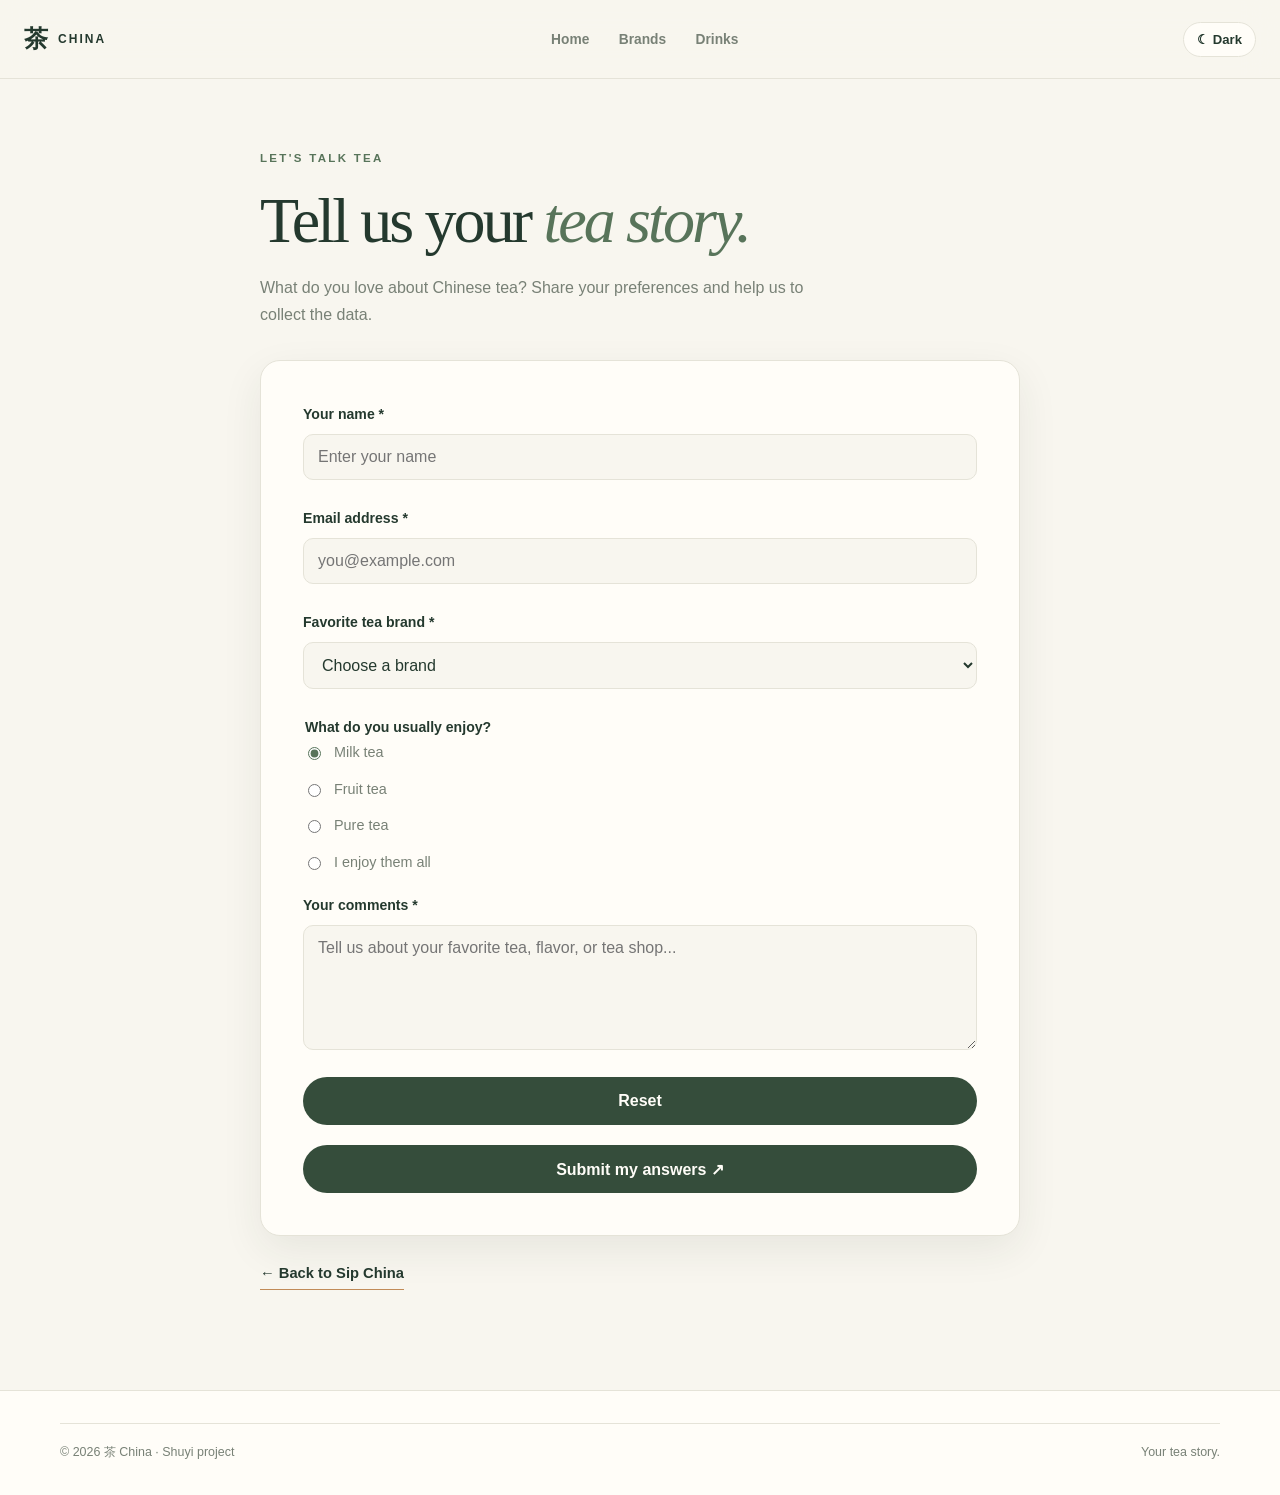
<file: form.html>
<!DOCTYPE html>
<html lang="en">
<head>
    <meta charset="UTF-8">
    <meta name="viewport" content="width=device-width, initial-scale=1.0">
    <meta name="description" content="Share your Chinese tea preferences.">
    <title>China Tea Survey</title>
    <link rel="stylesheet" href="style.css">
    <script src="script.js" defer></script>
</head>

<body class="form-page">
    <header class="site-header">
        <nav class="navbar" aria-label="Main navigation">
            <a class="logo" href="china-tea.html">茶 <span>CHINA</span></a>

            <ul class="nav-links">
                <li><a href="china-tea.html#home">Home</a></li>
                <li><a href="china-tea.html#brands">Brands</a></li>
                <li><a href="china-tea.html#drinks">Drinks</a></li>
            </ul>

            <button id="themeButton" class="theme-button" type="button">
                ☾ Dark
            </button>
        </nav>
    </header>

    <main class="form-main">
        <div class="form-intro">
            <p class="eyebrow">LET'S TALK TEA</p>
            <h1>Tell us your <span>tea story.</span></h1>
            <p>
                What do you love about Chinese tea? Share your preferences
                and help us to collect the data.
            </p>
        </div>

        <form id="teaSurveyForm" class="tea-form" novalidate>
            <div class="form-field">
                <label for="name">Your name *</label>
                <input
                    type="text"
                    id="name"
                    name="name"
                    autocomplete="name"
                    maxlength="80"
                    required
                    aria-describedby="nameError"
                    placeholder="Enter your name">
                <p class="field-error" id="nameError"></p>
            </div>

            <div class="form-field">
                <label for="email">Email address *</label>
                <input
                    type="email"
                    id="email"
                    name="email"
                    autocomplete="email"
                    required
                    aria-describedby="emailError"
                    placeholder="you@example.com">
                <p class="field-error" id="emailError"></p>
            </div>

            <div class="form-field">
                <label for="favoriteBrand">Favorite tea brand *</label>
                <select id="favoriteBrand" name="favoriteBrand" required
                        aria-describedby="brandError">
                    <option value="">Choose a brand</option>
                    <option value="ama">阿嬷手作 AMA</option>
                    <option value="heytea">喜茶 HEYTEA</option>
                    <option value="chabaidao">茶百道 CHAPANDA</option>
                    <option value="chayan">茶颜悦色 BEAUTEA</option>
                    <option value="chagee">霸王茶姬 CHAGEE</option>
					<option value="mixue">蜜雪冰城 MIXUE</option>
                    <option value="other">Other / Still exploring</option>
                </select>
                <p class="field-error" id="brandError"></p>
            </div>

            <fieldset class="form-fieldset">
                <legend class="form-legend">What do you usually enjoy?</legend>

                <label class="radio-option">
                    <input type="radio" name="teaType" value="milk-tea" checked>
                    Milk tea
                </label>

                <label class="radio-option">
                    <input type="radio" name="teaType" value="fruit-tea">
                    Fruit tea
                </label>

                <label class="radio-option">
                    <input type="radio" name="teaType" value="pure-tea">
                    Pure tea
                </label>

                <label class="radio-option">
                    <input type="radio" name="teaType" value="all">
                    I enjoy them all
                </label>
            </fieldset>

            <div class="form-field">
                <label for="comment">Your comments *</label>
                <textarea
                    id="comment"
                    name="comment"
                    maxlength="1000"
                    required
                    aria-describedby="commentError"
                    placeholder="Tell us about your favorite tea, flavor, or tea shop..."></textarea>
                <p class="field-error" id="commentError"></p>
            </div>
			
			<button class="button button-primary" type="reset">
                Reset
            </button>
			
            <button class="button button-primary" type="submit">
                Submit my answers ↗
            </button>

            <div id="formStatus" class="form-status"
                 role="status" aria-live="polite" hidden></div>
        </form>

        <a class="text-link form-back" href="china-tea.html">
            ← Back to Sip China
        </a>
    </main>

    <footer class="site-footer">
        <div class="footer-bottom">
            <p>© 2026 茶 China · Shuyi project</p>
            <p>Your tea story.</p>
        </div>
    </footer>
</body>
</html>
</file>
<file: style.css>
:root {
    color-scheme: light;
    --bg: #f8f6ef;
    --surface: #fffdf8;
    --surface-soft: #efeee3;
    --text: #24392e;
    --muted: #788176;
    --green: #58745a;
    --green-dark: #354d3b;
    --accent: #c18b58;
    --border: #e5e3d8;
    --shadow: 0 14px 40px rgba(38, 55, 42, 0.08);
    --radius: 20px;
    --header-bg: rgba(248, 246, 239, 0.94);
}

body.dark-mode {
    color-scheme: dark;
    --bg: #19241d;
    --surface: #223128;
    --surface-soft: #2b3a30;
    --text: #f2f0e7;
    --muted: #b2b9ae;
    --green: #a8c3a5;
    --green-dark: #d2e0cb;
    --accent: #d7a877;
    --border: #3a493e;
    --shadow: 0 14px 40px rgba(0, 0, 0, 0.16);
    --header-bg: rgba(25, 36, 29, 0.94);
}

* {
    box-sizing: border-box;
}

html {
    scroll-behavior: smooth;
    scroll-padding-top: 90px;
}

body {
    margin: 0;
    background: var(--bg);
    color: var(--text);
    font-family: Arial, Helvetica, sans-serif;
    line-height: 1.7;
    transition: background 0.3s ease, color 0.3s ease;
}

body,
button,
input,
select,
textarea {
    font-family: Arial, Helvetica, sans-serif;
}

button,
input,
select,
textarea {
    font-size: 1rem;
}

button,
a {
    -webkit-tap-highlight-color: transparent;
}

button {
    cursor: pointer;
}

a {
    color: inherit;
    text-decoration: none;
}

img {
    display: block;
    max-width: 100%;
}

button:focus-visible,
a:focus-visible,
input:focus-visible,
select:focus-visible,
textarea:focus-visible {
    outline: 3px solid var(--accent);
    outline-offset: 3px;
}

[hidden] {
    display: none !important;
}

.section-wrap {
    width: min(1160px, calc(100% - 48px));
    margin-inline: auto;
}

.eyebrow {
    margin: 0 0 14px;
    color: var(--green);
    font-size: 0.72rem;
    font-weight: 800;
    letter-spacing: 0.2em;
    text-transform: uppercase;
}

h1,
h2,
h3,
p {
    overflow-wrap: anywhere;
}

h1,
h2,
h3 {
    line-height: 1.18;
}

h1,
h2 {
    margin: 0;
    font-family: Georgia, "Times New Roman", serif;
    font-weight: 500;
    letter-spacing: -0.045em;
}

h1 {
    font-size: clamp(3rem, 6vw, 5.6rem);
}

h2 {
    font-size: clamp(2.2rem, 4vw, 3.6rem);
}

h1 span,
h2 span {
    color: var(--green);
    font-style: italic;
}

p {
    color: var(--muted);
}

.button {
    display: inline-flex;
    align-items: center;
    justify-content: center;
    gap: 12px;
    min-height: 48px;
    padding: 12px 22px;
    border: 1px solid transparent;
    border-radius: 999px;
    font-weight: 700;
    transition: transform 0.2s ease, background 0.2s ease;
}

.button:hover {
    transform: translateY(-2px);
}

.button-primary {
    background: var(--green-dark);
    color: var(--surface);
}

.button-primary:hover {
    background: var(--green);
}

.text-link {
    display: inline-block;
    padding-bottom: 3px;
    border-bottom: 1px solid var(--accent);
    font-size: 0.92rem;
    font-weight: 700;
}


.site-header {
    position: sticky;
    z-index: 100;
    top: 0;
    border-bottom: 1px solid var(--border);
    background: var(--header-bg);
    backdrop-filter: blur(16px);
}

.navbar {
    display: flex;
    align-items: center;
    justify-content: space-between;
    gap: 28px;
    width: min(1240px, calc(100% - 48px));
    min-height: 78px;
    margin: auto;
}

.logo {
    display: inline-flex;
    align-items: center;
    gap: 10px;
    white-space: nowrap;
    font-family: Georgia, "Times New Roman", serif;
    font-size: 1.5rem;
    font-weight: 700;
}

.logo span {
    font-family: Arial, Helvetica, sans-serif;
    font-size: 0.75rem;
    letter-spacing: 0.17em;
}

.nav-links {
    display: flex;
    align-items: center;
    gap: clamp(14px, 2.3vw, 30px);
    margin: 0;
    padding: 0;
    list-style: none;
}

.nav-links a {
    color: var(--muted);
    font-size: 0.86rem;
    font-weight: 700;
    transition: color 0.2s ease;
}

.nav-links a:hover {
    color: var(--green);
}

.theme-button,
.menu-toggle {
    padding: 9px 13px;
    border: 1px solid var(--border);
    border-radius: 999px;
    background: var(--surface);
    color: var(--text);
    font-size: 0.82rem;
    font-weight: 700;
}

.menu-toggle {
    display: none;
}


.hero {
    display: grid;
    grid-template-columns: 1fr;
    align-items: center;
    gap: clamp(35px, 7vw, 95px);
    padding-block: 85px 105px;
}

.hero-content {
    padding-block: 20px;
}


.hero-content h1 {
    max-width: 650px;
}

.hero-description {
    max-width: 480px;
    margin: 25px 0 30px;
    font-size: 1.02rem;
    line-height: 1.9;
}

.hero-actions {
    display: flex;
    flex-wrap: wrap;
    align-items: center;
    gap: 24px;
}

.hero-note {
    display: flex;
    align-items: flex-start;
    gap: 12px;
    margin-top: 52px;
}

.status-dot {
    width: 9px;
    height: 9px;
    margin-top: 9px;
    border-radius: 50%;
    background: #8ca978;
    box-shadow: 0 0 0 5px rgba(140, 169, 120, 0.14);
}

.hero-note strong {
    font-size: 0.88rem;
}

.hero-note p {
    margin: 3px 0 0;
    font-size: 0.8rem;
}

.hero-visual {
    position: relative;
    min-width: 0;
    padding: 0 0 35px 25px;
}

.hero-visual::before {
    position: absolute;
    z-index: -1;
    top: -25px;
    right: -20px;
    width: 75%;
    height: 75%;
    border: 1px solid var(--accent);
    border-radius: 48% 48% 12px 12px;
    content: "";
}

.hero-visual img {
    width: 100%;
    height: 480px;
    border-radius: 48% 48% 12px 12px;
    object-fit: cover;
    background: var(--surface-soft);
}

.image-label {
    display: flex;
    justify-content: space-between;
    gap: 12px;
    padding-top: 15px;
    color: var(--muted);
    font-size: 0.7rem;
    letter-spacing: 0.08em;
    text-transform: uppercase;
}

.hero-stamp {
    position: absolute;
    right: -15px;
    bottom: 90px;
    display: grid;
    width: 78px;
    height: 78px;
    place-items: center;
    border: 1px solid var(--surface);
    border-radius: 50%;
    background: var(--accent);
    color: white;
    font-family: Georgia, serif;
    font-size: 2.5rem;
    transform: rotate(10deg);
}


.brand-section {
    padding-block: 45px 115px;
}

.section-heading {
    display: flex;
    align-items: end;
    justify-content: space-between;
    gap: 30px;
    margin-bottom: 38px;
}

.heading-note {
    max-width: 290px;
    margin: 0 0 5px;
    font-size: 0.92rem;
}

.brand-grid {
    display: grid;
    grid-template-columns: repeat(5, minmax(0, 1fr));
    gap: 14px;
}

.brand-card {
    min-height: 195px;
    padding: 22px 18px;
    border: 1px solid var(--border);
    border-radius: var(--radius);
    background: var(--surface);
    transition: transform 0.25s ease, box-shadow 0.25s ease;
}

.brand-card:hover {
    transform: translateY(-5px);
    box-shadow: var(--shadow);
}

.brand-number {
    color: var(--accent);
    font-size: 0.72rem;
    font-weight: 800;
    letter-spacing: 0.1em;
}

.brand-card h3 {
    margin: 26px 0 3px;
    font-size: 1.15rem;
}

.brand-card p {
    margin: 0;
    font-size: 0.78rem;
}

.brand-tag {
    display: inline-block;
    margin-top: 17px;
    color: var(--green);
    font-size: 0.7rem;
    font-weight: 700;
}

.drinks-section {
    padding-block: 100px 110px;
    background: var(--surface-soft);
}

.menu-toolbar {
    display: flex;
    align-items: center;
    justify-content: space-between;
    gap: 20px;
    margin-bottom: 15px;
}

.filter-buttons {
    display: flex;
    flex-wrap: wrap;
    gap: 8px;
}

.filter-button {
    padding: 9px 15px;
    border: 1px solid var(--border);
    border-radius: 999px;
    background: var(--surface);
    color: var(--muted);
    font-size: 0.78rem;
    font-weight: 700;
    transition: all 0.2s ease;
}

.filter-button:hover,
.filter-button.active {
    border-color: var(--green-dark);
    background: var(--green-dark);
    color: var(--surface);
}

.search-box {
    display: flex;
    align-items: center;
    gap: 8px;
    min-width: 190px;
    padding: 0 13px;
    border: 1px solid var(--border);
    border-radius: 999px;
    background: var(--surface);
    color: var(--muted);
}

.search-box input {
    width: 100%;
    min-width: 0;
    padding-block: 11px;
    border: 0;
    outline: none;
    background: transparent;
    color: var(--text);
    font-size: 0.82rem;
}

.result-count {
    margin: 15px 0 20px;
    font-size: 0.8rem;
}

.drink-grid {
    display: grid;
    grid-template-columns: repeat(3, minmax(0, 1fr));
    gap: 24px;
}

.drink-card {
    overflow: hidden;
    border: 1px solid var(--border);
    border-radius: var(--radius);
    background: var(--surface);
    animation: card-enter 0.45s ease both;
}

.drink-image {
    position: relative;
    overflow: hidden;
    background: var(--surface-soft);
}

.drink-image img {
    width: 100%;
    height: 260px;
    object-fit: cover;
    transition: transform 0.5s ease;
}

.drink-card:hover .drink-image img {
    transform: scale(1.045);
}

.image-index {
    position: absolute;
    top: 14px;
    left: 14px;
    display: grid;
    width: 35px;
    height: 35px;
    place-items: center;
    border-radius: 50%;
    background: var(--surface);
    color: var(--text);
    font-size: 0.72rem;
    font-weight: 800;
}

.drink-info {
    padding: 22px;
}

.drink-brand {
    margin: 0 0 8px;
    color: var(--green);
    font-size: 0.7rem;
    font-weight: 800;
    letter-spacing: 0.09em;
    text-transform: uppercase;
}

.drink-info h3 {
    margin: 0;
    font-family: Georgia, "Times New Roman", serif;
    font-size: 1.45rem;
    font-weight: 500;
}

.drink-info > p:not(.drink-brand) {
    min-height: 50px;
    margin: 10px 0 18px;
    font-size: 0.86rem;
}

.card-actions {
    display: flex;
    align-items: center;
    justify-content: space-between;
    gap: 10px;
    padding-top: 15px;
    border-top: 1px solid var(--border);
}

.favorite-button,
.remove-button {
    border: 0;
    background: transparent;
    color: var(--text);
    font-size: 0.82rem;
    font-weight: 700;
}

.favorite-button[aria-pressed="true"] {
    color: #b65d55;
}

.remove-button {
    display: grid;
    width: 32px;
    height: 32px;
    place-items: center;
    border-radius: 50%;
    color: var(--muted);
    font-size: 1.3rem;
}

.remove-button:hover {
    background: var(--surface-soft);
    color: #b65d55;
}

.empty-message {
    padding: 35px;
    text-align: center;
}

.add-drink-panel {
    display: grid;
    grid-template-columns: 1fr 1fr;
    align-items: center;
    gap: 35px;
    margin-top: 60px;
    padding: clamp(24px, 4vw, 42px);
    border: 1px solid var(--border);
    border-radius: var(--radius);
    background: var(--surface);
}

.add-drink-panel h3 {
    margin: 0;
    font-family: Georgia, serif;
    font-size: 1.7rem;
    font-weight: 500;
}

.add-drink-panel p {
    font-size: 0.88rem;
}

.add-drink-form {
    display: grid;
    gap: 10px;
}

.add-drink-form label {
    font-size: 0.82rem;
    font-weight: 700;
}

.add-drink-form input,
.add-drink-form select {
    width: 100%;
    min-height: 45px;
    padding: 10px 12px;
    border: 1px solid var(--border);
    border-radius: 10px;
    background: var(--bg);
    color: var(--text);
}

.form-message {
    grid-column: 1 / -1;
    margin: 0;
    font-size: 0.85rem;
}


.recommend-section {
    display: grid;
    grid-template-columns: 1fr 0.8fr;
    align-items: center;
    gap: 60px;
    padding-block: 110px;
}

.recommend-copy > p:not(.eyebrow, .recommendation-result) {
    max-width: 420px;
    margin: 22px 0 25px;
}

.recommendation-result {
    min-height: 28px;
    margin-top: 20px;
    color: var(--green);
    font-weight: 700;
}

.recommend-decoration {
    position: relative;
    display: grid;
    min-height: 330px;
    overflow: hidden;
    place-items: center;
    border-radius: 48% 48% 20px 20px;
    background: var(--surface-soft);
}

.decoration-circle {
    position: absolute;
    border: 1px solid var(--accent);
    border-radius: 50%;
}

.circle-one {
    width: 260px;
    height: 260px;
}

.circle-two {
    width: 205px;
    height: 205px;
}

.tea-character {
    z-index: 1;
    color: var(--green);
    font-family: Georgia, serif;
    font-size: 7rem;
    animation: gentle-float 4s ease-in-out infinite;
}

.decoration-caption {
    position: absolute;
    right: 22px;
    bottom: 20px;
    color: var(--muted);
    font-size: 0.62rem;
    letter-spacing: 0.15em;
    line-height: 1.8;
    text-align: right;
}


.about-section {
    display: grid;
    grid-template-columns: 1fr 0.85fr;
    gap: 80px;
    padding-block: 85px 100px;
    border-top: 1px solid var(--border);
}

.about-copy p {
    margin-top: 0;
    font-size: 0.94rem;
    line-height: 1.9;
}

.about-copy .text-link {
    margin-top: 10px;
}

.site-footer {
    padding: 32px max(24px, calc((100% - 1160px) / 2));
    border-top: 1px solid var(--border);
    background: var(--surface);
}

.footer-top,
.footer-bottom {
    display: flex;
    align-items: center;
    justify-content: space-between;
    gap: 20px;
}

.footer-top {
    padding-bottom: 22px;
}

.footer-top > p,
.footer-bottom p {
    margin: 0;
    font-size: 0.78rem;
}

.back-to-top {
    font-size: 0.8rem;
    font-weight: 700;
}

.footer-bottom {
    padding-top: 18px;
    border-top: 1px solid var(--border);
}



.form-page {
    min-height: 100vh;
}

.form-main {
    width: min(760px, calc(100% - 40px));
    margin: 70px auto 100px;
}

.form-intro {
    margin-bottom: 32px;
}

.form-intro h1 {
    font-size: clamp(2.5rem, 5vw, 4rem);
}

.form-intro > p:last-child {
    max-width: 560px;
}

.tea-form {
    display: grid;
    gap: 20px;
    padding: clamp(22px, 5vw, 42px);
    border: 1px solid var(--border);
    border-radius: var(--radius);
    background: var(--surface);
    box-shadow: var(--shadow);
}

.form-field {
    display: grid;
    gap: 7px;
}

.form-field label,
.form-legend {
    color: var(--text);
    font-size: 0.88rem;
    font-weight: 700;
}

.form-field input,
.form-field select,
.form-field textarea {
    width: 100%;
    padding: 13px 14px;
    border: 1px solid var(--border);
    border-radius: 10px;
    background: var(--bg);
    color: var(--text);
}

.form-field textarea {
    min-height: 125px;
    resize: vertical;
}

.form-field input[aria-invalid="true"],
.form-field select[aria-invalid="true"],
.form-field textarea[aria-invalid="true"] {
    border-color: #bd5c52;
}

.field-error {
    min-height: 0;
    margin: 0;
    color: #bd5c52;
    font-size: 0.8rem;
}

.form-fieldset {
    display: grid;
    gap: 12px;
    margin: 0;
    padding: 0;
    border: 0;
}

.radio-option {
    display: flex;
    align-items: center;
    gap: 10px;
    color: var(--muted);
    font-size: 0.9rem;
}

.radio-option input {
    accent-color: var(--green);
}

.form-status {
    padding: 13px 15px;
    border-radius: 10px;
    font-size: 0.9rem;
}

.form-status.success {
    background: var(--surface-soft);
    color: var(--green);
}

.form-status.error {
    background: #f8e9e5;
    color: #8d332b;
}

body.dark-mode .form-status.error {
    background: #482c2a;
    color: #ffc0b5;
}

.form-back {
    display: inline-block;
    margin-top: 25px;
}


@keyframes card-enter {
    from {
        opacity: 0;
        transform: translateY(12px);
    }

    to {
        opacity: 1;
        transform: translateY(0);
    }
}

@keyframes gentle-float {
    0%, 100% {
        transform: translateY(0);
    }

    50% {
        transform: translateY(-10px);
    }
}

@media (prefers-reduced-motion: reduce) {
    *,
    *::before,
    *::after {
        scroll-behavior: auto !important;
        animation-duration: 0.01ms !important;
        animation-iteration-count: 1 !important;
        transition-duration: 0.01ms !important;
    }
}



@media (max-width: 1000px) {
    .brand-grid {
        grid-template-columns: repeat(3, minmax(0, 1fr));
    }

    .menu-toolbar {
        align-items: flex-start;
        flex-direction: column;
    }

    .search-box {
        width: 100%;
    }

    .hero {
        gap: 35px;
    }

    .hero-visual img {
        height: 410px;
    }

    .about-section {
        gap: 40px;
    }
}

@media (max-width: 760px) {
    .section-wrap {
        width: min(100% - 32px, 600px);
    }

    .navbar {
        position: relative;
        width: calc(100% - 32px);
        min-height: 70px;
        gap: 10px;
    }

    .logo {
        font-size: 1.25rem;
    }

    .logo span {
        font-size: 0.64rem;
    }

    .menu-toggle {
        display: inline-block;
        margin-left: auto;
    }

    .nav-links {
        position: absolute;
        top: calc(100% + 1px);
        right: 0;
        left: 0;
        display: none;
        align-items: stretch;
        flex-direction: column;
        gap: 0;
        padding: 10px 18px;
        border: 1px solid var(--border);
        border-radius: 0 0 15px 15px;
        background: var(--surface);
    }

    .nav-links.open {
        display: flex;
    }

    .nav-links a {
        display: block;
        padding: 12px 0;
    }

    .theme-button {
        padding: 8px 10px;
        white-space: nowrap;
    }

    .hero {
        grid-template-columns: 1fr;
        padding-block: 55px 75px;
    }

    .hero-content {
        padding: 0;
    }

    .hero-visual {
        width: calc(100% - 15px);
        margin: auto;
    }

    .hero-visual img {
        height: min(440px, 95vw);
    }

    .hero-note {
        margin-top: 32px;
    }

    .section-heading {
        align-items: flex-start;
        flex-direction: column;
        gap: 10px;
    }

    .brand-section {
        padding-bottom: 75px;
    }

    .brand-grid {
        grid-template-columns: repeat(2, minmax(0, 1fr));
    }

    .brand-card {
        min-height: 170px;
        padding: 18px 14px;
    }

    .drinks-section {
        padding-block: 70px;
    }

    .drink-grid {
        grid-template-columns: repeat(2, minmax(0, 1fr));
        gap: 14px;
    }

    .drink-image img {
        height: 210px;
    }

    .drink-info {
        padding: 15px;
    }

    .drink-info h3 {
        font-size: 1.2rem;
    }

    .drink-info > p:not(.drink-brand) {
        font-size: 0.8rem;
    }

    .add-drink-panel,
    .recommend-section,
    .about-section {
        grid-template-columns: 1fr;
        gap: 28px;
    }

    .recommend-section {
        padding-block: 75px;
    }

    .recommend-decoration {
        min-height: 280px;
    }

    .about-section {
        padding-block: 65px 75px;
    }

    .footer-top,
    .footer-bottom {
        align-items: flex-start;
        flex-direction: column;
        gap: 12px;
    }
}

@media (max-width: 420px) {
    .logo span {
        letter-spacing: 0.08em;
    }

    .theme-button {
        font-size: 0.72rem;
    }

    .filter-buttons {
        gap: 6px;
    }

    .filter-button {
        padding: 8px 10px;
        font-size: 0.72rem;
    }

    .drink-grid {
        grid-template-columns: 1fr;
    }

    .drink-image img {
        height: 260px;
    }

    .hero-actions {
        gap: 16px;
    }
}
</file>
